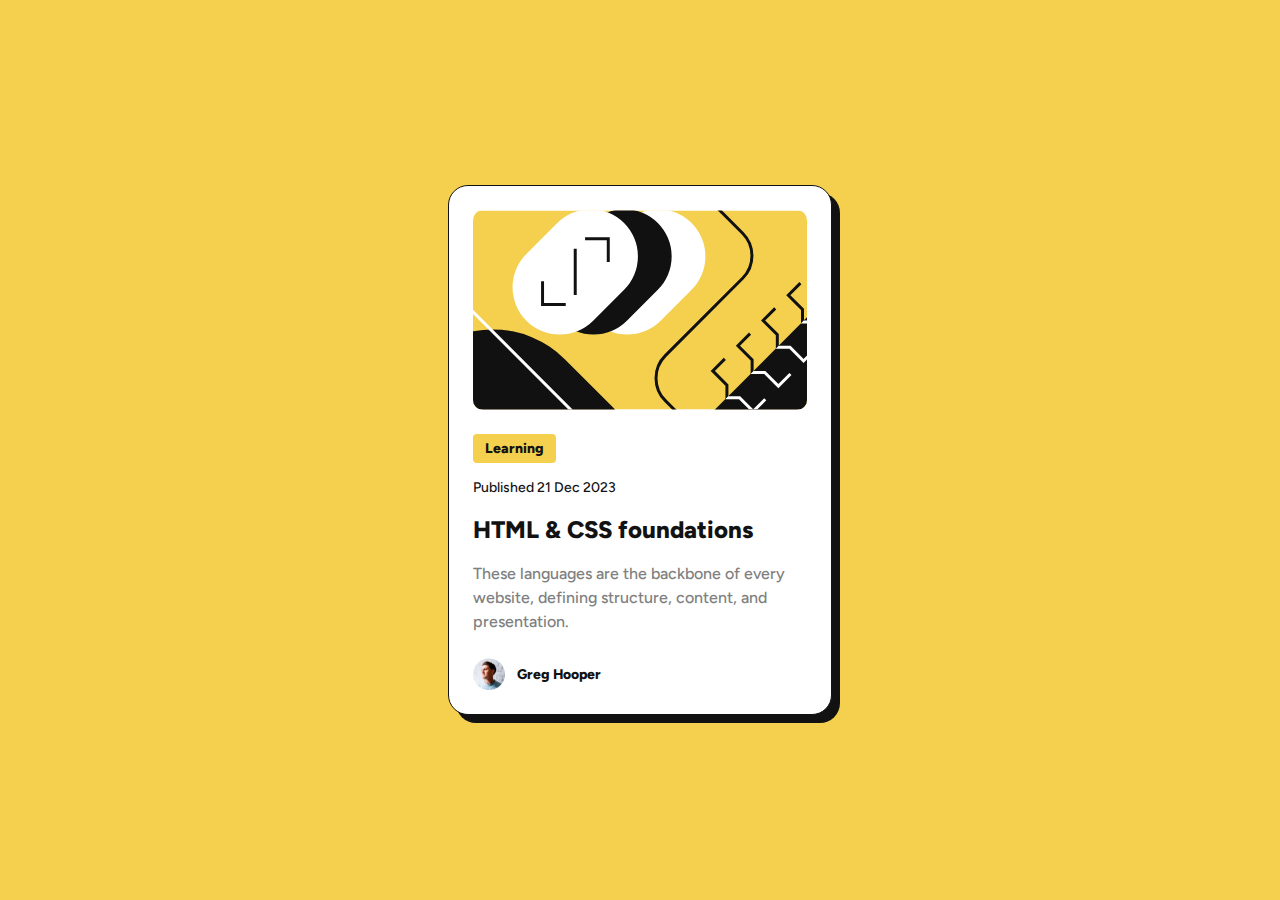
<file: 01_blog-preview-card-main/index.html>
<!DOCTYPE html>
<html lang="en">
	<head>
		<meta charset="UTF-8" />
		<meta name="viewport" content="width=device-width, initial-scale=1.0" />

		<!-- displays site properly based on user's device -->
		<link rel="icon" type="image/png" sizes="32x32" href="./assets/images/favicon-32x32.png" />

		<link rel="preconnect" href="https://fonts.googleapis.com" />
		<link rel="preconnect" href="https://fonts.gstatic.com" crossorigin />
		<link
			href="https://fonts.googleapis.com/css2?family=Figtree:ital,wght@0,300..900;1,300..900&display=swap"
			rel="stylesheet"
		/>

		<link rel="stylesheet" href="css/normalize.css" />
		<link rel="stylesheet" href="css/style.css" />

		<title>Frontend Mentor | Blog preview card</title>

		<!-- Feel free to remove these styles or customise in your own stylesheet 👍 -->
	</head>
	<body>
		<main class="contenedor">
			<div class="card">
				<img
					class="card__imagen"
					src="assets/images/illustration-article.svg"
					alt="ilustracion card"
				/>

				<div class="card__contenido">
					<p class="card__etiqueta">Learning</p>
					<div class="card__fecha">Published 21 Dec 2023</div>
					<h1 class="card__titulo">HTML & CSS foundations</h1>
					<p class="card__texto">
						These languages are the backbone of every website, defining structure, content,
						and presentation.
					</p>

					<div class="card__autor">
						<img src="assets/images/image-avatar.webp" alt="" class="card__autor__imagen" />
						<p class="card__autor__nombre">Greg Hooper</p>
					</div>
				</div>
			</div>
		</main>

		<!-- <div class="reference">
			Challenge by
			<a href="https://www.frontendmentor.io?ref=challenge" target="_blank">Frontend Mentor</a>.
			Coded by <a href="#">Your Name Here</a>.
		</div> -->
	</body>
</html>
</file>
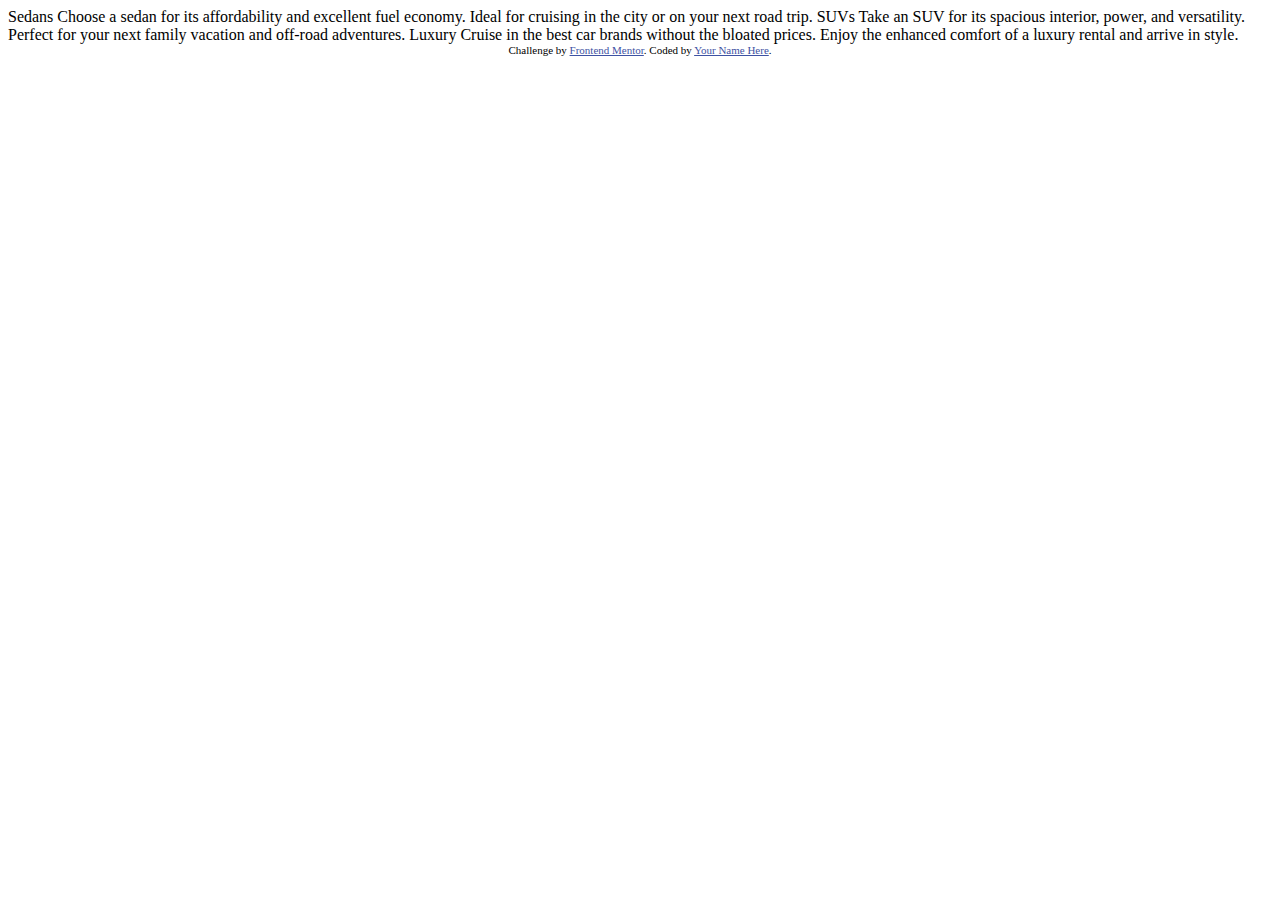
<file: 02_3-column-preview-card-component-main/index.html>
<!DOCTYPE html>
<html lang="en">
<head>
  <meta charset="UTF-8">
  <meta name="viewport" content="width=device-width, initial-scale=1.0"> <!-- displays site properly based on user's device -->

  <link rel="icon" type="image/png" sizes="32x32" href="./images/favicon-32x32.png">
  
  <title>Frontend Mentor | 3-column preview card component</title>

  <!-- Feel free to remove these styles or customise in your own stylesheet 👍 -->
  <style>
    .attribution { font-size: 11px; text-align: center; }
    .attribution a { color: hsl(228, 45%, 44%); }
  </style>
</head>
<body>
  
  Sedans
  Choose a sedan for its affordability and excellent fuel economy. Ideal for cruising in the city 
  or on your next road trip.

  SUVs
  Take an SUV for its spacious interior, power, and versatility. Perfect for your next family vacation 
  and off-road adventures.

  Luxury
  Cruise in the best car brands without the bloated prices. Enjoy the enhanced comfort of a luxury 
  rental and arrive in style.
  
  <div class="attribution">
    Challenge by <a href="https://www.frontendmentor.io?ref=challenge" target="_blank">Frontend Mentor</a>. 
    Coded by <a href="#">Your Name Here</a>.
  </div>
</body>
</html>
</file>
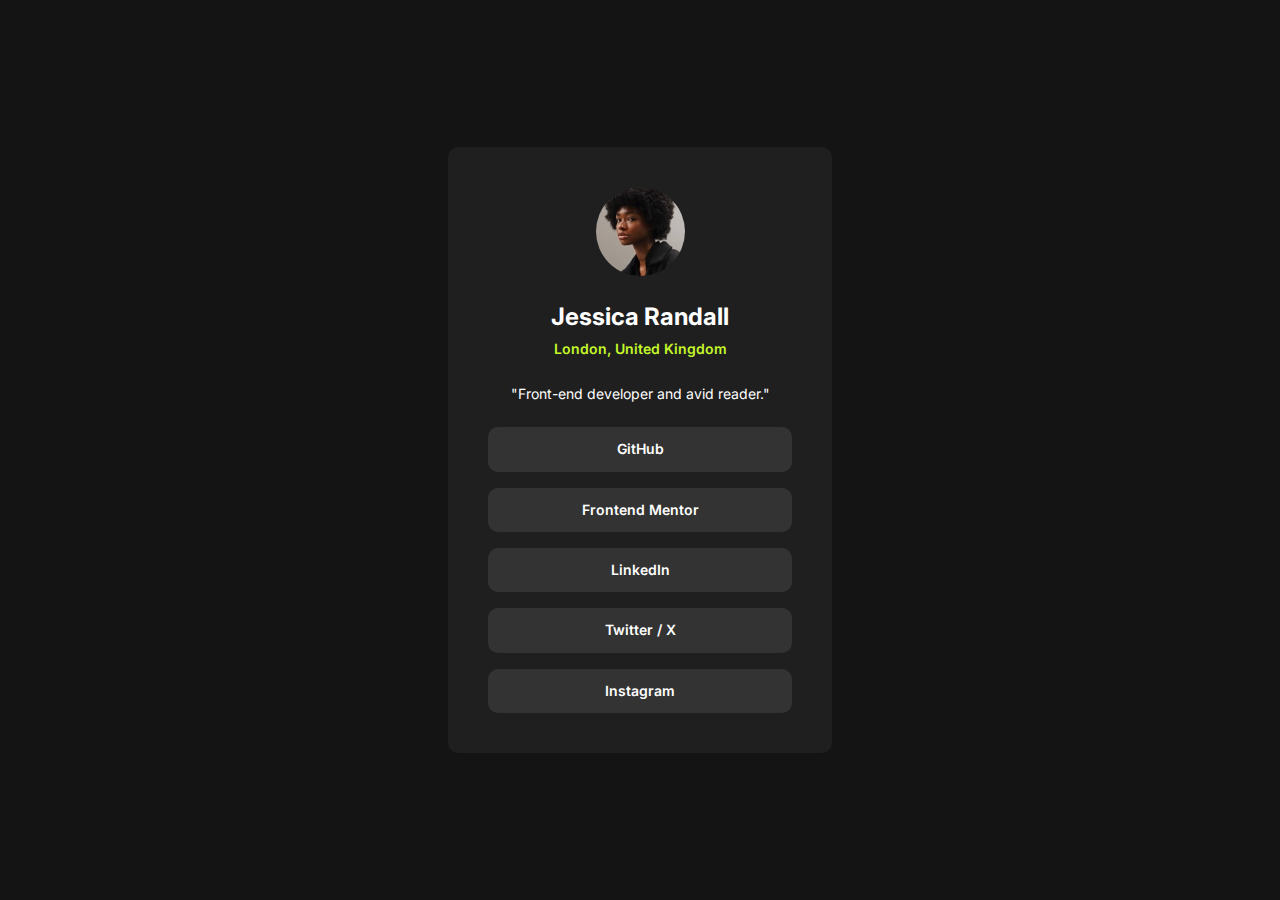
<file: 03_social-links-profile-main/index.html>
<!DOCTYPE html>
<html lang="en">
	<head>
		<meta charset="UTF-8" />
		<meta name="viewport" content="width=device-width, initial-scale=1.0" />
		<!-- displays site properly based on user's device -->

		<link rel="icon" type="image/png" sizes="32x32" href="./assets/images/favicon-32x32.png" />

		<link rel="preconnect" href="https://fonts.googleapis.com" />
		<link rel="preconnect" href="https://fonts.gstatic.com" crossorigin />
		<link
			href="https://fonts.googleapis.com/css2?family=Inter:wght@100..900&display=swap"
			rel="stylesheet"
		/>

		<link rel="stylesheet" href="css/normalize.css" />
		<link rel="stylesheet" href="css/style.css" />

		<title>Frontend Mentor | Social links profile</title>
	</head>
	<body>
		<main class="contenedor">
			<div class="card">
				<img class="card__imagen" src="assets/images/avatar-jessica.jpeg" alt="Icono Avatar" />

				<div class="card__perfil">
					<h1 class="card__nombre">Jessica Randall</h1>
					<p class="card__ubicacion">London, United Kingdom</p>
					<p class="card__descripcion">"Front-end developer and avid reader."</p>
				</div>

				<div class="card__enlaces">
					<a href="https://github.com/MizAndhre" class="card__enlace" target="_blank"
						>GitHub</a
					>
					<a
						href="https://www.frontendmentor.io/challenges"
						class="card__enlace"
						target="_blank"
						>Frontend Mentor</a
					>
					<a href="https://co.linkedin.com" class="card__enlace" target="_blank">LinkedIn</a>
					<a href="https://x.com" class="card__enlace" target="_blank">Twitter / X</a>
					<a href="https://www.instagram.com/" class="card__enlace" target="_blank"
						>Instagram</a
					>
				</div>
			</div>
		</main>

		<!--   
  <div class="attribution">
    Challenge by <a href="https://www.frontendmentor.io?ref=challenge" target="_blank">Frontend Mentor</a>. 
    Coded by <a href="#">Your Name Here</a>.
  </div> -->
	</body>
</html>
</file>
<file: 01_blog-preview-card-main/css/style.css>
/* 
Media Queries
	telefono: 480px;
	tablet: 768px;
	desktop: 1024px; 
*/
:root {
	--primario: hsl(47, 88%, 63%);
	--blanco: hsl(0, 0%, 100%);
	--gris: hsl(0, 0%, 50%);
	--negro: hsl(0, 0%, 7%);

	/* Fuentes */
	--fuente-principal: "Figtree", sans-serif;
}
html {
	font-size: 62.5%;
	box-sizing: border-box;
}
*,
*:before,
*:after {
	box-sizing: inherit;
}
body {
	font-family: var(--fuente-principal);
	font-size: 1.6rem;
	line-height: 1.5;
	background-color: var(--primario);
	font-weight: 500;
	color: var(--negro);
}
a {
	text-decoration: none;
}
img {
	max-width: 100%;
	display: block;
}

/* 
- Mobile: 375px
- Desktop: 1440px 
- Weights: 500, 800 
*/

.contenedor {
	height: 100vh;
	display: flex;
	flex-direction: column;
	justify-content: center;
	align-items: center;
}

.card {
	background-color: var(--blanco);
	padding: 2.4rem;
	border-radius: 2rem;
	width: 32.7rem;
	border: 1px solid var(--negro);
	box-shadow: 0.8rem 0.8rem 0px 0;

	transition: box-shadow 300ms ease-in;
}
.card:hover {
	box-shadow: 1.6rem 1.6rem 0px 0 var(--negro);
}

@media (min-width: 768px) {
	.card {
		width: 38.4rem;
	}
}

.card__imagen {
	height: 20rem;
	border-radius: 1rem;
	object-fit: cover;
	margin-bottom: 2.4rem;
}

.card__etiqueta {
	background-color: var(--primario);
	font-weight: 800;
	border-radius: 0.4rem;
	display: inline-block;
	padding: 0.4rem 1.2rem;
	font-size: 1.2rem;
	margin: 0;
}
@media (min-width: 768px) {
	.card__etiqueta {
		font-size: 1.4rem;
	}
}

.card__fecha {
	font-size: 1.2rem;
	margin-top: 1.2rem;
}
@media (min-width: 768px) {
	.card__fecha {
		font-size: 1.4rem;
		margin-top: 1.4rem;
	}
}

.card__titulo {
	margin: 1.2rem 0;
	font-weight: 800;
	font-size: 2rem;
	transition: color 300ms ease-in;
}
@media (min-width: 768px) {
	.card__titulo {
		margin: 1.4rem 0;
		font-size: 2.4rem;
	}
}
.card__titulo:hover {
	color: var(--primario);
	cursor: pointer;
}

.card__texto {
	font-size: 1.4rem;
	color: var(--gris);
	margin: 0;
}
@media (min-width: 768px) {
	.card__texto {
		font-size: 1.6rem;
	}
}

.card__autor {
	margin-top: 2.4rem;
	display: flex;
	align-items: center;
	gap: 1.2rem;
}

.card__autor__imagen {
	width: 3.2rem;
	height: 3.2rem;
}

.card__autor__nombre {
	font-size: 1.4rem;
	font-weight: 800;
	margin: 0;
}
</file>
<file: 03_social-links-profile-main/css/style.css>
:root {
	--primario: hsl(75, 94%, 57%);

	--blanco: hsl(0, 0%, 100%);
	--gris: hsl(0, 0%, 20%);
	--gris-oscuro: hsl(0, 0%, 12%);
	--negro: hsl(0, 0%, 8%);

	/* Fuentes */
	--fuente-principal: "Inter", sans-serif;
}
html {
	font-size: 62.5%;
	box-sizing: border-box;
}
*,
*:before,
*:after {
	box-sizing: inherit;
}
body {
	font-family: var(--fuente-principal);
	font-size: 1.6rem;
	line-height: 1.6;
}
a {
	text-decoration: none;
}
img {
	max-width: 100%;
	display: block;
}
h1,
h2,
h3,
p {
	margin: 0;
}

/* 
- Mobile: 375px
- Desktop: 1440px 
- Weights: 500, 800 
*/

.contenedor {
	background-color: var(--negro);
	color: var(--blanco);
	min-height: 100vh;

	display: flex;
	flex-direction: column;
	justify-content: center;
	align-items: center;
}

.card {
	background-color: var(--gris-oscuro);
	padding: 2.4rem;
	border-radius: 1rem;
	width: 32.7rem;
	font-size: 1.4rem;

	display: flex;
	flex-direction: column;
	align-items: center;
	text-align: center;
}
@media (min-width: 768px) {
	.card {
		padding: 4rem;
		width: 38.4rem;
	}
}

.card__imagen {
	border-radius: 50%;
	width: 8.9rem;
	height: 8.9rem;
}

.card__perfil {
	margin: 2.2rem 0;
}

.card__nombre {
	font-size: 2.4rem;
	font-weight: 700;
	margin-bottom: 0.2rem;
}

.card__ubicacion {
	font-weight: 600;
	color: var(--primario);
}

.card__descripcion {
	margin-top: 2.2rem;
	font-weight: 400;
}

.card__enlaces {
	width: 100%;
	display: flex;
	flex-direction: column;
	align-items: center;
	gap: 1.6rem;
}

.card__enlace {
	background-color: var(--gris);
	color: var(--blanco);
	border-radius: 1rem;
	font-weight: 600;

	display: block;
	width: 100%;
	padding: 1.1rem 0;

	animation: animation 1s ease-in 0s 1 backwards;
}

.card__enlace:nth-child(1) {
	animation-delay: 0.1s;
}
.card__enlace:nth-child(2) {
	animation-delay: 0.3s;
}
.card__enlace:nth-child(3) {
	animation-delay: 0.5s;
}
.card__enlace:nth-child(4) {
	animation-delay: 0.7s;
}
.card__enlace:nth-child(5) {
	animation-delay: 0.9s;
}

@keyframes animation {
	0% {
		opacity: 0;
		display: none;
		transform: translateY(5rem);
	}
	50% {
		opacity: 0;
	}
	100% {
		opacity: 1;
		display: block;
		transform: translateY(0);
	}
}

.card__enlace:hover {
	transition: all 300ms ease-in;
	background-color: var(--primario);
	color: var(--gris-oscuro);
}
</file>
